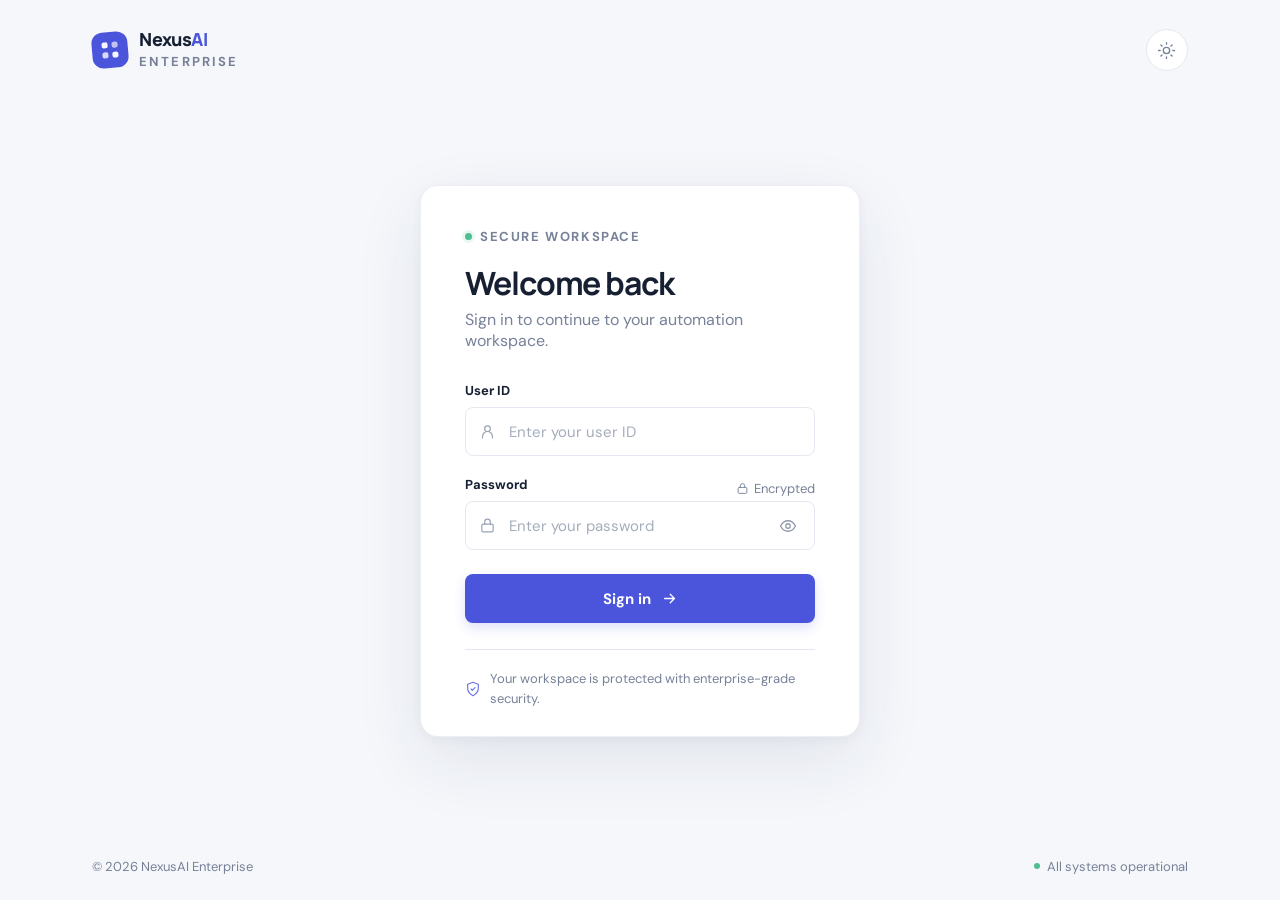
<file: index.html>
<!doctype html>
<html lang="en">
<head>
  <meta charset="utf-8">
  <meta name="viewport" content="width=device-width, initial-scale=1">
  <meta name="theme-color" content="#f5f7fb">
  <title>Sign in · NexusAI Enterprise</title>
  <link rel="preconnect" href="https://fonts.googleapis.com">
  <link rel="preconnect" href="https://fonts.gstatic.com" crossorigin>
  <link href="https://fonts.googleapis.com/css2?family=DM+Sans:wght@400;500;600;700&family=Manrope:wght@500;600;700;800&display=swap" rel="stylesheet">
  <link rel="stylesheet" href="styles.css">
  <link rel="stylesheet" href="readability.css">
  <script src="db.js" defer></script>
  <script src="app.js" defer></script>
</head>
<body class="auth-page">
  <main class="auth-shell">
    <header class="topbar">
      <a class="brand" href="index.html" aria-label="NexusAI Enterprise home">
        <span class="brand-mark" aria-hidden="true"><span></span><span></span><span></span><span></span></span>
        <span class="brand-name">Nexus<span>AI</span><small>ENTERPRISE</small></span>
      </a>
      <button class="theme-toggle" type="button" data-theme-toggle aria-label="Switch to dark mode" title="Switch theme">
        <svg class="sun-icon" viewBox="0 0 24 24" aria-hidden="true"><circle cx="12" cy="12" r="4"></circle><path d="M12 2v2m0 16v2M4.93 4.93l1.42 1.42m11.3 11.3 1.42 1.42M2 12h2m16 0h2M4.93 19.07l1.42-1.42m11.3-11.3 1.42-1.42"></path></svg>
        <svg class="moon-icon" viewBox="0 0 24 24" aria-hidden="true"><path d="M20.2 15.6A8.5 8.5 0 0 1 8.4 3.8 8.5 8.5 0 1 0 20.2 15.6Z"></path></svg>
      </button>
    </header>

    <section class="login-card" aria-labelledby="login-title">
      <div class="card-eyebrow"><span class="status-dot"></span> SECURE WORKSPACE</div>
      <h1 id="login-title">Welcome back</h1>
      <p class="intro">Sign in to continue to your automation workspace.</p>

      <form id="login-form" novalidate>
        <div class="field-group">
          <label for="user-id">User ID</label>
          <div class="input-wrap">
            <svg viewBox="0 0 24 24" aria-hidden="true"><circle cx="12" cy="8" r="4"></circle><path d="M5 21v-2a7 7 0 0 1 14 0v2"></path></svg>
            <input id="user-id" name="userId" type="text" autocomplete="username" placeholder="Enter your user ID" required>
          </div>
        </div>
        <div class="field-group">
          <div class="label-row"><label for="password">Password</label><span class="secure-label"><svg viewBox="0 0 24 24" aria-hidden="true"><rect x="4" y="10" width="16" height="11" rx="2"></rect><path d="M8 10V7a4 4 0 0 1 8 0v3"></path></svg> Encrypted</span></div>
          <div class="input-wrap">
            <svg viewBox="0 0 24 24" aria-hidden="true"><rect x="4" y="10" width="16" height="11" rx="2"></rect><path d="M8 10V7a4 4 0 0 1 8 0v3"></path></svg>
            <input id="password" name="password" type="password" autocomplete="current-password" placeholder="Enter your password" required>
            <button class="password-toggle" type="button" aria-label="Show password" data-password-toggle><svg viewBox="0 0 24 24" aria-hidden="true"><path d="M2 12s3.6-7 10-7 10 7 10 7-3.6 7-10 7-10-7-10-7Z"></path><circle cx="12" cy="12" r="3"></circle></svg></button>
          </div>
        </div>
        <div class="form-message" id="form-message" role="alert" aria-live="polite"></div>
        <button class="login-button" type="submit"><span>Sign in</span><svg viewBox="0 0 24 24" aria-hidden="true"><path d="M5 12h14m-6-6 6 6-6 6"></path></svg></button>
      </form>
      <div class="card-footer"><span class="shield-icon"><svg viewBox="0 0 24 24" aria-hidden="true"><path d="M12 22s8-4 8-11V5l-8-3-8 3v6c0 7 8 11 8 11Z"></path><path d="m9 12 2 2 4-4"></path></svg></span>Your workspace is protected with enterprise-grade security.</div>
    </section>
    <footer class="page-footer"><span>© 2026 NexusAI Enterprise</span><span><i></i> All systems operational</span></footer>
  </main>
</body>
</html>
</file>
<file: styles.css>
:root{font-family:"DM Sans",sans-serif;color:#172033;background:#f5f7fb;font-synthesis:none;text-rendering:optimizeLegibility;--bg:#f5f7fb;--card:#fff;--text:#172033;--muted:#778198;--line:#e4e8f0;--input:#fff;--primary:#4b55dc;--primary-hover:#3c46c9;--soft:#f1f3ff;--shadow:0 24px 70px rgba(28,39,76,.09),0 3px 12px rgba(28,39,76,.04);--focus:rgba(75,85,220,.17)}
*{box-sizing:border-box}body{margin:0;min-height:100vh;background:var(--bg);color:var(--text);transition:background .25s ease,color .25s ease}body[data-theme="dark"]{--bg:#111522;--card:#1a2030;--text:#f1f3fa;--muted:#9ba5ba;--line:#30384b;--input:#151a28;--primary:#8189ff;--primary-hover:#959cff;--soft:#262a48;--shadow:0 24px 70px rgba(0,0,0,.3),0 3px 12px rgba(0,0,0,.18);--focus:rgba(129,137,255,.2)}button,input{font:inherit}.auth-shell{min-height:100vh;max-width:1440px;padding:0 7.2%;margin:auto;display:flex;flex-direction:column}.topbar{height:100px;display:flex;align-items:center;justify-content:space-between}.brand{display:inline-flex;align-items:center;gap:11px;color:var(--text);text-decoration:none}.brand-mark{width:36px;height:36px;background:#4b55dc;border-radius:11px;display:grid;grid-template-columns:repeat(2,6px);grid-template-rows:repeat(2,6px);gap:4px;place-content:center;transform:rotate(-5deg)}.brand-mark span{background:#fff;border-radius:2px;opacity:.95}.brand-mark span:nth-child(2){opacity:.65}.brand-mark span:nth-child(3){opacity:.78}.brand-name{font-family:Manrope,sans-serif;font-size:18px;font-weight:800;letter-spacing:-.6px;line-height:1.1}.brand-name>span{color:var(--primary)}.brand-name small{display:block;font:700 13px "DM Sans",sans-serif;letter-spacing:2.1px;color:var(--muted);margin-top:4px}.theme-toggle{width:42px;height:42px;border:1px solid var(--line);border-radius:50%;background:var(--card);color:var(--muted);display:grid;place-items:center;cursor:pointer;transition:border .2s,transform .2s,color .2s}.theme-toggle:hover{border-color:var(--primary);color:var(--primary);transform:rotate(12deg)}.theme-toggle svg,.input-wrap>svg,.password-toggle svg,.secure-label svg,.shield-icon svg{width:19px;height:19px;fill:none;stroke:currentColor;stroke-width:1.7;stroke-linecap:round;stroke-linejoin:round}.moon-icon{display:none}body[data-theme="dark"] .sun-icon{display:none}body[data-theme="dark"] .moon-icon{display:block}.login-card{width:min(100%,440px);margin:auto;transform:translateY(-8px);padding:42px 44px 28px;background:var(--card);border:1px solid color-mix(in srgb,var(--line) 70%,transparent);border-radius:18px;box-shadow:var(--shadow)}.card-eyebrow{font-size:13px;letter-spacing:1.6px;font-weight:700;color:var(--muted);display:flex;align-items:center;gap:8px}.status-dot{width:7px;height:7px;border-radius:50%;background:#52bd90;box-shadow:0 0 0 3px rgba(82,189,144,.13)}h1{font-family:Manrope,sans-serif;font-size:32px;letter-spacing:-1.1px;margin:19px 0 7px;line-height:1.2}.intro{font-size:16px;color:var(--muted);margin:0 0 31px}.field-group{margin-bottom:20px}label{font-size:13px;font-weight:700;display:block;margin-bottom:8px}.label-row{display:flex;align-items:center;justify-content:space-between}.secure-label{display:inline-flex;align-items:center;gap:5px;color:var(--muted);font-size:13px}.secure-label svg{width:13px;height:13px}.input-wrap{height:49px;display:flex;align-items:center;gap:11px;border:1px solid var(--line);border-radius:8px;padding:0 13px;background:var(--input);color:#9aa3b5;transition:border .2s,box-shadow .2s,background .2s}.input-wrap:focus-within{border-color:var(--primary);box-shadow:0 0 0 3px var(--focus)}.input-wrap>svg{width:17px;height:17px;flex:none}.input-wrap input{border:0;outline:0;background:transparent;color:var(--text);width:100%;min-width:0;font-size:15px}.input-wrap input::placeholder{color:#a5adbc}.password-toggle{border:0;padding:4px;background:transparent;color:#9099ab;display:grid;place-items:center;cursor:pointer}.password-toggle:hover{color:var(--primary)}.password-toggle svg{width:18px;height:18px}.form-message{min-height:18px;color:#d4515d;font-size:13px;margin-top:-8px;margin-bottom:9px}.form-message:empty{min-height:3px}.login-button{width:100%;height:49px;border:0;border-radius:8px;background:var(--primary);color:#fff;font-size:15px;font-weight:700;display:flex;align-items:center;justify-content:center;gap:10px;cursor:pointer;transition:background .2s,transform .2s,box-shadow .2s;box-shadow:0 5px 12px rgba(75,85,220,.18)}.login-button:hover{background:var(--primary-hover);transform:translateY(-1px);box-shadow:0 8px 17px rgba(75,85,220,.25)}.login-button:active{transform:translateY(0)}.login-button svg{width:17px;height:17px;fill:none;stroke:currentColor;stroke-width:1.8;stroke-linecap:round;stroke-linejoin:round}.card-footer{border-top:1px solid var(--line);margin-top:26px;padding-top:19px;display:flex;gap:9px;align-items:center;color:var(--muted);font-size:13px;line-height:1.5}.shield-icon{color:#6872e3;display:flex}.shield-icon svg{width:16px;height:16px}.page-footer{display:flex;justify-content:space-between;align-items:center;padding:20px 0 25px;color:var(--muted);font-size:13px}.page-footer span:last-child{display:flex;align-items:center;gap:7px}.page-footer i{width:6px;height:6px;background:#52bd90;border-radius:50%}@media(max-width:600px){.auth-shell{padding:0 22px}.topbar{height:78px}.login-card{padding:35px 25px 24px;transform:translateY(-2px);border-radius:15px}.page-footer{font-size:13px;padding-bottom:18px}h1{font-size:30px}}@media(max-height:700px){.topbar{height:70px}.login-card{margin:20px auto;transform:none}.page-footer{padding-top:8px}}
[data-theme="bright"]{--bg:#fff8e8;--card:#fffdf7;--text:#182235;--muted:#4f5e73;--line:#d5dbe7;--input:#fff;--primary:#d83d22;--primary-hover:#b92d18;--soft:#ffedcf;--shadow:0 24px 70px rgba(86,49,9,.13),0 3px 12px rgba(86,49,9,.06);--focus:rgba(216,61,34,.24)}
</file>
<file: readability.css>
:root{font-size:16px}html{-webkit-text-size-adjust:100%;text-size-adjust:100%}body{font-size:16px}
.pms-attachments{display:grid;grid-template-columns:repeat(auto-fit,minmax(min(100%,245px),1fr));gap:9px;margin-top:10px}.pms-attachment-item{min-width:0;display:grid;grid-template-columns:64px minmax(0,1fr);align-items:center;gap:8px;padding:8px;border:1px solid var(--line);border-radius:8px;background:var(--card)}.pms-attachment-preview{width:64px;height:56px;padding:0;overflow:hidden;border:1px solid var(--line);border-radius:6px;background:var(--soft);cursor:zoom-in}.pms-attachment-preview img{width:100%;height:100%;display:block;object-fit:cover}.pms-attachment-file-icon{width:64px;height:56px;display:grid;place-items:center;border-radius:6px;background:var(--soft);color:var(--primary);font-size:22px}.pms-attachment-info{min-width:0;display:grid;gap:4px}.pms-attachment-info strong{overflow:hidden;text-overflow:ellipsis;white-space:nowrap;font-size:13px}.pms-attachment-info small{overflow:hidden;text-overflow:ellipsis;white-space:nowrap;color:var(--muted);font-size:13px}.pms-attachment-actions{grid-column:2;display:flex;gap:10px}.pms-attachment-actions button,.pms-attachment-actions a{padding:0;border:0;background:none;color:var(--primary);font:600 13px "DM Sans",sans-serif;text-decoration:none;cursor:pointer}.pms-attachment-actions button:hover,.pms-attachment-actions a:hover{text-decoration:underline}@media(max-width:650px){.pms-attachments{grid-template-columns:1fr}.pms-attachment-info strong,.pms-attachment-info small{font-size:13px}}
.pms-attachment-actions a{width:auto;display:inline}
</file>
<file: dashboard.css>
.dashboard-layout{min-height:100vh;display:grid;grid-template-columns:248px minmax(0,1fr);max-width:1600px;margin:auto}.dashboard-sidebar{position:sticky;top:0;height:100vh;padding:29px 18px 20px;background:var(--card);border-right:1px solid var(--line);display:flex;flex-direction:column}.dashboard-sidebar .brand{padding:0 10px 38px}.sidebar-caption{padding:0 12px 11px;color:var(--muted);font-size:13px;font-weight:700;letter-spacing:1.5px}.nav-link{display:flex;align-items:center;gap:12px;padding:12px;border-radius:8px;color:var(--muted);font-size:15px;font-weight:600;text-decoration:none}.nav-link svg{width:17px;height:17px;fill:none;stroke:currentColor;stroke-width:1.7}.nav-link.active{color:var(--primary);background:var(--soft)}.sidebar-bottom{margin-top:auto;display:grid;gap:12px;padding:0 11px 4px}.sidebar-status{display:flex;align-items:center;gap:7px;color:var(--muted);font-size:13px}.sidebar-status i{width:6px;height:6px;border-radius:50%;background:#52bd90}.sidebar-copy{font-size:13px;color:var(--muted)}.dashboard-main{min-width:0}.dashboard-topbar{height:90px;padding:0 5.4%;border-bottom:1px solid var(--line);display:flex;align-items:center;justify-content:space-between;background:var(--card)}.topbar-title h1{font:700 21px Manrope,sans-serif;margin:4px 0 0}.breadcrumb{font-size:13px;color:var(--muted)}.topbar-actions,.user-menu{display:flex;align-items:center}.topbar-actions{gap:22px}.user-menu{gap:10px}.user-avatar,.log-avatar{display:grid;place-items:center;flex:none;width:36px;height:36px;border-radius:50%;background:var(--soft);color:var(--primary);font-size:13px;font-weight:700}.user-meta{display:grid;gap:3px}.user-meta strong{font-size:13px}.user-meta small{font-size:13px;color:var(--muted);text-transform:capitalize}.logout-button{border:0;background:none;color:var(--muted);font-size:13px;cursor:pointer}.dashboard-content{max-width:1190px;margin:auto;padding:30px 5.4% 48px}.welcome-banner{display:flex;align-items:center;gap:13px;padding:15px 17px;margin-bottom:27px;background:var(--soft);border:1px solid var(--line);border-radius:10px;opacity:1;max-height:100px;overflow:hidden;transition:opacity .5s,transform .5s,max-height .5s,padding .5s,margin .5s}.welcome-banner.is-hidden{opacity:0;transform:translateY(-8px);max-height:0;padding-top:0;padding-bottom:0;margin-bottom:0;border-color:transparent}.welcome-mark{width:32px;height:32px;display:grid;place-items:center;flex:none;border-radius:9px;background:var(--card);color:var(--primary);font-size:20px}.welcome-banner>span:nth-child(2){display:grid;gap:3px}.welcome-banner strong{font-size:13px}.welcome-banner small{font-size:13px;color:var(--muted)}.welcome-banner button{margin-left:auto;border:0;background:none;color:var(--muted);font-size:24px;cursor:pointer}.dashboard-heading{display:flex;align-items:center;justify-content:space-between;margin-bottom:22px}.dashboard-heading h2{font:700 25px Manrope,sans-serif;margin:6px 0 4px}.dashboard-heading p:last-child{font-size:13px;color:var(--muted);margin:0}.eyebrow{font-size:13px;font-weight:700;letter-spacing:1.4px;color:var(--muted);margin:0}.role-pill{border:1px solid var(--line);border-radius:999px;padding:7px 12px;color:var(--primary);font-size:13px;font-weight:700}.dashboard-grid{display:grid;grid-template-columns:repeat(2,minmax(0,1fr));gap:15px}.dash-card{min-width:0;padding:20px 21px;background:var(--card);border:1px solid var(--line);border-radius:11px;box-shadow:var(--shadow)}.dash-card.span-2{grid-column:span 2}.dash-card-head{margin-bottom:17px}.dash-card h3{font:700 13px Manrope,sans-serif;margin:0}.attendance-status{display:flex;align-items:center;gap:12px}.attendance-check{width:37px;height:37px;border-radius:10px;display:grid;place-items:center;background:#52bd9020;color:#27996a;font-size:20px}.attendance-status div{display:grid;gap:4px}.attendance-status strong{font-size:15px}.attendance-status small,.metric-caption,.card-footnote{font-size:13px;color:var(--muted)}.card-footnote{border-top:1px solid var(--line);padding-top:12px;margin-top:14px}.streak-value{font-size:21px}.streak-value strong{font:800 27px Manrope,sans-serif}.streak-value span{font-size:13px;color:var(--muted)}.task-list{display:grid}.task-row{display:flex;justify-content:space-between;align-items:center;gap:14px;padding:13px 0;border-top:1px solid var(--line)}.task-row:first-child{border-top:0;padding-top:0}.task-main{min-width:0;display:flex;align-items:center;gap:10px}.task-main>div{display:grid;gap:4px;min-width:0}.task-main strong{font-size:13px;white-space:nowrap;overflow:hidden;text-overflow:ellipsis}.task-main small{font-size:13px;color:var(--muted)}.task-indicator{width:8px;height:8px;border-radius:50%;background:#aeb6c6;flex:none}.task-indicator.priority-high{background:#e2a444}.task-actions{display:flex;align-items:center;gap:11px}.task-state{font-size:13px;color:var(--muted);white-space:nowrap}.task-update{border:1px solid var(--line);border-radius:6px;background:var(--input);color:var(--primary);font-size:13px;padding:6px 9px;white-space:nowrap;cursor:pointer}.metric-value{font:800 30px Manrope,sans-serif;margin:3px 0}.metric-value span{font-size:16px;color:var(--muted)}.metric-caption{margin-bottom:16px}.mini-avatars{display:flex}.mini-avatars span{width:27px;height:27px;border:2px solid var(--card);border-radius:50%;display:grid;place-items:center;margin-right:-5px;background:var(--soft);color:var(--primary);font-size:13px}.list-line{display:flex;justify-content:space-between;border-top:1px solid var(--line);padding:10px 0;font-size:13px;color:var(--muted)}.list-line b{color:var(--text)}.issue-row{display:flex;align-items:center;gap:10px;padding:10px 0;border-top:1px solid var(--line)}.issue-row>div{display:grid;gap:4px;min-width:0;flex:1}.issue-row strong{font-size:13px}.issue-row small{font-size:13px;color:var(--muted)}.issue-dot{width:7px;height:7px;flex:none;border-radius:50%;background:#e0a04b}.issue-dot.neutral{background:#7884dc}.priority-tag,.status-tag{font-size:13px;font-weight:700;color:#c47b1d;background:#e0a04b20;padding:5px 7px;border-radius:4px}.status-tag{color:#6671cf;background:var(--soft)}.attendance-bar{height:6px;border-radius:9px;background:var(--line);overflow:hidden;margin:4px 0 9px}.attendance-bar span{height:100%;display:block;background:#52bd90}.bar-legend{display:flex;justify-content:space-between;font-size:13px;color:var(--muted)}.attendance-log{display:grid}.log-row{display:grid;grid-template-columns:30px minmax(100px,1fr) 70px 75px;align-items:center;gap:10px;padding:9px 0;border-top:1px solid var(--line)}.log-row:first-child{border-top:0}.log-avatar{width:27px;height:27px;font-size:13px}.log-row>strong{font-size:13px}.log-row time{font-size:13px;color:var(--muted);text-align:right}.present-tag{font-size:13px;color:#27996a}.empty-state{font-size:13px;color:var(--muted);margin:0;padding:8px 0}@media(max-width:850px){.dashboard-layout{grid-template-columns:205px minmax(0,1fr)}.dashboard-content,.dashboard-topbar{padding-left:4%;padding-right:4%}.topbar-actions{gap:12px}}@media(max-width:650px){.dashboard-layout{display:block}.dashboard-sidebar{position:relative;height:auto;padding:15px 18px;border-right:0;border-bottom:1px solid var(--line);display:grid;grid-template-columns:1fr auto;align-items:center}.dashboard-sidebar .brand{padding:0}.sidebar-caption,.sidebar-bottom{display:none}.nav-link{grid-column:1/-1;margin-top:14px;padding:10px}.dashboard-topbar{height:74px}.topbar-title h1{font-size:18px}.breadcrumb{font-size:13px}.topbar-actions{gap:8px}.user-avatar{width:31px;height:31px}.user-meta{display:none}.logout-button{font-size:13px}.dashboard-content{padding:21px 18px 35px}.dashboard-heading h2{font-size:21px}.dashboard-grid{grid-template-columns:1fr;gap:12px}.dash-card.span-2{grid-column:auto}.welcome-banner{padding:12px}.task-row{align-items:flex-start}.task-actions{gap:7px}.task-state{display:none}.log-row{grid-template-columns:30px minmax(70px,1fr) 55px 60px;gap:7px}.log-row>strong,.log-row time,.present-tag{font-size:13px}}@media(prefers-reduced-motion:reduce){.welcome-banner{transition:none}}
</file>
<file: pms.css>
.app-view[hidden]{display:none!important}.app-view:not([hidden]){animation:view-enter .24s ease both}@keyframes view-enter{from{opacity:0;transform:translateY(5px)}to{opacity:1;transform:translateY(0)}}.pms-content{max-width:1190px;margin:0 auto;padding:30px 5.4% 48px}.pms-page-heading{display:flex;align-items:center;justify-content:space-between;gap:20px;margin-bottom:20px}.pms-page-heading h2{font:700 25px Manrope,sans-serif;letter-spacing:-.7px;margin:6px 0 4px}.pms-page-heading p:last-child{font-size:13px;color:var(--muted);margin:0}.pms-primary,.pms-secondary{display:inline-flex;align-items:center;justify-content:center;gap:6px;border:1px solid transparent;border-radius:7px;padding:10px 14px;font-size:13px;font-weight:700;cursor:pointer;transition:background .18s,border-color .18s,transform .18s}.pms-primary{background:var(--primary);color:#fff}.pms-primary:hover{background:var(--primary-hover);transform:translateY(-1px)}.pms-secondary{background:var(--input);border-color:var(--line);color:var(--text)}.pms-secondary:hover{border-color:var(--primary);color:var(--primary)}.pms-tabs{display:flex;gap:7px;border-bottom:1px solid var(--line);margin-bottom:19px;overflow-x:auto}.pms-tab{display:inline-flex;align-items:center;gap:8px;white-space:nowrap;border:0;border-bottom:2px solid transparent;margin-bottom:-1px;padding:12px 13px;background:transparent;color:var(--muted);font:600 13px "DM Sans",sans-serif;cursor:pointer}.pms-tab.active{border-bottom-color:var(--primary);color:var(--primary)}.pms-tab span{display:grid;place-items:center;min-width:17px;height:17px;padding:0 4px;border-radius:10px;background:var(--soft);font-size:13px}.pms-notice{position:fixed;right:24px;bottom:23px;z-index:9;max-width:min(420px,calc(100vw - 36px));padding:12px 16px;border:1px solid var(--line);border-radius:9px;background:var(--card);color:var(--text);box-shadow:var(--shadow);font-size:13px;opacity:0;transform:translateY(8px);pointer-events:none;transition:opacity .2s,transform .2s}.pms-notice.is-visible{opacity:1;transform:translateY(0)}.pms-notice.is-error{border-color:#d4515d;color:#c14250}.pms-panel{min-height:190px}.pms-project-grid{display:grid;grid-template-columns:repeat(3,minmax(0,1fr));gap:13px;margin-bottom:23px}.pms-project-card{position:relative;padding:18px;background:var(--card);border:1px solid var(--line);border-radius:10px;box-shadow:0 3px 12px rgba(30,42,78,.025)}.pms-project-icon{width:34px;height:34px;display:grid;place-items:center;margin-bottom:17px;border-radius:9px;background:var(--soft);color:var(--primary);font-size:20px}.pms-department{font-size:13px;font-weight:700;letter-spacing:.55px;color:var(--muted);text-transform:uppercase}.pms-project-card h3{font:700 15px Manrope,sans-serif;margin:6px 0}.pms-project-card p{font-size:13px;color:var(--muted);margin:0 0 15px}.pms-progress-track{height:5px;overflow:hidden;border-radius:8px;background:var(--line)}.pms-progress-track>span{height:100%;display:block;border-radius:8px;background:var(--primary);transition:width .25s}.pms-empty{min-height:150px;display:grid;align-content:center;justify-items:center;gap:7px;padding:24px;text-align:center;background:var(--card);border:1px dashed var(--line);border-radius:10px}.pms-empty strong{font:700 15px Manrope,sans-serif}.pms-empty span{font-size:13px;color:var(--muted)}.pms-task-list{display:grid;gap:12px}.pms-task-card{padding:18px 19px;background:var(--card);border:1px solid var(--line);border-radius:10px;box-shadow:0 3px 12px rgba(30,42,78,.025)}.pms-task-top{display:flex;align-items:flex-start;justify-content:space-between;gap:14px}.pms-task-top h3{font:700 15px Manrope,sans-serif;margin:5px 0 0}.pms-task-description{font-size:13px;color:var(--muted);margin:9px 0 14px}.pms-status{flex:none;display:inline-flex;border-radius:99px;padding:6px 9px;background:var(--soft);color:var(--muted);font-size:13px;font-weight:700}.status-pending{color:#b47821;background:rgba(224,160,75,.14)}.status-in-progress{color:#5361cf;background:var(--soft)}.status-submitted{color:#7554c7;background:rgba(136,105,208,.14)}.status-needs-revision{color:#c34a58;background:rgba(212,81,93,.13)}.status-completed{color:#24845e;background:rgba(82,189,144,.15)}.pms-task-meta{display:flex;justify-content:space-between;gap:12px;margin:0 0 7px;color:var(--muted);font-size:13px}.pms-feedback,.pms-report{margin-top:13px;padding:12px 13px;border-radius:8px;background:var(--soft)}.pms-feedback{border-left:3px solid #d4515d}.pms-feedback strong,.pms-report>strong{font-size:13px}.pms-feedback p,.pms-report p{font-size:13px;line-height:1.55;color:var(--muted);white-space:pre-wrap;margin:5px 0 0}.pms-attachments{display:flex;flex-wrap:wrap;gap:8px;margin-top:10px}.pms-attachments a{width:118px;display:grid;gap:5px;text-decoration:none;color:var(--muted);font-size:13px}.pms-attachments img{width:118px;height:76px;object-fit:cover;border-radius:6px;border:1px solid var(--line)}.pms-file-chip{display:inline-flex;align-items:center;gap:5px;padding:7px 9px;border:1px solid var(--line);border-radius:6px;color:var(--muted);font-size:13px}.pms-muted{display:block;margin-top:9px;color:var(--muted);font-size:13px}.pms-task-actions{display:flex;justify-content:flex-end;gap:8px;margin-top:13px}.pms-task-section{margin-top:27px}.pms-section-heading{margin-bottom:13px}.pms-section-heading h3{font:700 16px Manrope,sans-serif;margin:0 0 4px}.pms-section-heading p{font-size:13px;color:var(--muted);margin:0}.pms-inline-form{display:grid;grid-template-columns:repeat(3,minmax(0,1fr));gap:12px;padding:17px;background:var(--card);border:1px solid var(--line);border-radius:10px}.pms-inline-form label,.pms-submission-form label{display:grid;gap:7px;color:var(--text);font-size:13px;font-weight:700}.pms-inline-form input,.pms-inline-form select,.pms-inline-form textarea,.pms-submission-form input:not([type=range]):not([type=file]),.pms-submission-form textarea,.pms-submission-form select{width:100%;min-width:0;border:1px solid var(--line);border-radius:7px;padding:10px 11px;outline:0;background:var(--input);color:var(--text);font:400 13px "DM Sans",sans-serif}.pms-inline-form input:focus,.pms-inline-form select:focus,.pms-inline-form textarea:focus,.pms-submission-form input:focus,.pms-submission-form textarea:focus{border-color:var(--primary);box-shadow:0 0 0 3px var(--focus)}.pms-inline-form .pms-form-wide{grid-column:span 2}.pms-inline-form>.pms-primary{align-self:end}.pms-dialog{width:min(550px,calc(100vw - 28px));max-height:min(88vh,850px);overflow:auto;padding:26px;border:1px solid var(--line);border-radius:14px;background:var(--card);color:var(--text);box-shadow:var(--shadow)}.pms-dialog::backdrop{background:rgba(14,19,33,.52);backdrop-filter:blur(2px)}.pms-modal-close{display:flex;justify-content:flex-end;margin:-12px -10px 3px}.pms-modal-close button{border:0;background:none;color:var(--muted);font-size:27px;cursor:pointer}.pms-modal-heading{margin-bottom:19px}.pms-modal-heading h2{font:700 22px Manrope,sans-serif;letter-spacing:-.4px;margin:6px 0}.pms-modal-heading p{font-size:13px;line-height:1.5;color:var(--muted);margin:0}.pms-submission-form{display:grid;gap:12px}.pms-submission-form label{display:flex;align-items:center;justify-content:space-between}.pms-submission-form label span{color:var(--muted);font-size:13px;font-weight:400}.pms-submission-form input[type=range]{width:100%;accent-color:var(--primary)}.pms-submission-form textarea{resize:vertical;line-height:1.55}.pms-submission-form input[type=file]{font-size:13px;color:var(--muted)}.pms-file-preview{display:flex;flex-wrap:wrap;gap:7px}.pms-file-preview>span{max-width:160px;display:flex;align-items:center;gap:6px;color:var(--muted);font-size:13px;overflow:hidden}.pms-file-preview img{width:35px;height:35px;object-fit:cover;border-radius:5px}.pms-modal-actions{display:flex;justify-content:flex-end;gap:8px;margin-top:4px}@media(max-width:850px){.pms-content{padding-left:4%;padding-right:4%}.pms-project-grid{grid-template-columns:repeat(2,minmax(0,1fr))}}@media(max-width:650px){.pms-content{padding:22px 18px 36px}.pms-page-heading h2{font-size:21px}.pms-project-grid{grid-template-columns:1fr}.pms-inline-form{grid-template-columns:1fr}.pms-inline-form .pms-form-wide{grid-column:auto}.pms-dialog{padding:20px}.pms-task-top{gap:8px}.pms-task-top h3{font-size:13px}.pms-task-card{padding:15px}}
</file>
<file: sales.css>
[data-sales-view][hidden]{display:none!important}.sales-content{max-width:1260px;margin:0 auto;padding:30px 5.4% 38px;animation:sales-enter .24s ease both}@keyframes sales-enter{from{opacity:0;transform:translateY(5px)}to{opacity:1;transform:translateY(0)}}.sales-heading{display:flex;align-items:center;justify-content:space-between;gap:20px;margin-bottom:23px}.sales-heading h2{font:700 26px Manrope,sans-serif;letter-spacing:-.7px;margin:6px 0 4px}.sales-heading p:last-child{font-size:13px;color:var(--muted);margin:0}.sales-sync{display:flex;align-items:center;gap:8px;color:var(--muted);font-size:13px}.sync-indicator{width:7px;height:7px;background:#52bd90;border-radius:50%;box-shadow:0 0 0 3px rgba(82,189,144,.13)}.sales-refresh{margin-left:9px;display:flex;align-items:center;gap:7px;padding:9px 12px;border:1px solid var(--line);border-radius:7px;background:var(--card);color:var(--text);font-size:13px;font-weight:600;cursor:pointer;transition:border .2s,color .2s,background .2s}.sales-refresh:hover{border-color:var(--primary);color:var(--primary)}.sales-refresh:disabled{opacity:.7;cursor:wait}.sales-refresh svg{width:15px;height:15px;fill:none;stroke:currentColor;stroke-width:1.7;stroke-linecap:round;stroke-linejoin:round}.sales-refresh.is-syncing svg{display:none}.sync-spinner{width:14px;height:14px;border:2px solid var(--line);border-top-color:var(--primary);border-radius:50%;animation:sync-spin .7s linear infinite}@keyframes sync-spin{to{transform:rotate(360deg)}}.sales-kpis{display:grid;grid-template-columns:repeat(4,minmax(0,1fr));gap:13px;margin-bottom:15px}.sales-kpi{min-width:0;padding:17px 17px 15px;background:var(--card);border:1px solid var(--line);border-radius:10px;box-shadow:0 3px 12px rgba(30,42,78,.025)}.sales-kpi-top{display:flex;align-items:center;justify-content:space-between;gap:8px;color:var(--muted);font-size:13px}.sales-kpi-top i{display:grid;place-items:center;width:29px;height:29px;flex:none;border-radius:8px;background:var(--soft);color:var(--primary);font-size:16px;font-style:normal;font-weight:700}.sales-kpi-value{display:block;margin:12px 0 8px;font:800 26px Manrope,sans-serif;letter-spacing:-.65px;white-space:nowrap}.sales-kpi-foot{display:flex;align-items:center;gap:6px;color:var(--muted);font-size:13px;white-space:nowrap}.sales-trend{font-size:13px;font-weight:700}.sales-trend b{font-size:13px}.trend-up{color:#24966b}.trend-down{color:#d6535f}.sales-grid{display:grid;grid-template-columns:minmax(0,1.55fr) minmax(280px,1fr);gap:14px}.sales-card{min-width:0;padding:19px 20px;background:var(--card);border:1px solid var(--line);border-radius:10px;box-shadow:0 3px 12px rgba(30,42,78,.025)}.sales-card-heading{display:flex;align-items:center;justify-content:space-between;gap:12px;margin-bottom:17px}.sales-card-heading h3{font:700 13px Manrope,sans-serif;margin:0 0 4px}.sales-card-heading p{font-size:13px;color:var(--muted);margin:0}.sales-period,.table-count{font-size:13px;color:var(--muted);font-weight:700;letter-spacing:.7px}.chart-total{display:flex;align-items:baseline;gap:8px;margin:3px 0 13px}.chart-total strong{font:800 22px Manrope,sans-serif;letter-spacing:-.4px}.chart-total span{font-size:13px;color:var(--muted)}.chart-bars{height:153px;display:grid;grid-template-columns:repeat(7,minmax(0,1fr));align-items:end;gap:12px;padding:0 5px;border-bottom:1px solid var(--line);background:repeating-linear-gradient(to bottom,transparent 0,transparent 37px,var(--line) 38px,var(--line) 39px)}.chart-column{height:100%;position:relative;display:flex;flex-direction:column;justify-content:flex-end;align-items:center;gap:7px}.chart-bar{width:min(29px,70%);min-height:7px;border-radius:5px 5px 0 0;background:linear-gradient(180deg,#8991f4,#626ee2);opacity:.76;transition:height .4s ease,opacity .2s}.chart-bar.today{opacity:1;background:linear-gradient(180deg,#6f7aff,#4e5bdd)}.chart-day{position:absolute;bottom:-20px;color:var(--muted);font-size:13px}.chart-tooltip{position:absolute;top:4px;z-index:1;padding:4px 5px;border-radius:4px;background:var(--text);color:var(--card);font-size:13px;opacity:0;transform:translateY(2px);transition:opacity .15s,transform .15s}.chart-column:hover .chart-tooltip{opacity:1;transform:translateY(0)}.sales-chart{padding-bottom:21px}.region-list{display:grid;gap:15px}.region-row{display:grid;gap:6px}.region-label{display:flex;align-items:center;justify-content:space-between;gap:8px}.region-label strong{font-size:13px}.region-label span{font-size:13px;color:var(--muted)}.region-track{height:5px;background:var(--line);border-radius:8px;overflow:hidden}.region-track span{display:block;height:100%;background:var(--primary);border-radius:8px;transition:width .35s}.region-row small{font-size:13px;color:var(--muted)}.inventory-card{grid-column:1/-1}.sales-table-wrap{overflow-x:auto}.sales-table{width:100%;border-collapse:collapse;white-space:nowrap}.sales-table th{padding:0 12px 10px;text-align:left;color:var(--muted);font-size:13px;font-weight:700;letter-spacing:.55px;text-transform:uppercase}.sales-table td{padding:10px 12px;border-top:1px solid var(--line);font-size:13px;color:var(--muted)}.sales-table td:first-child{color:var(--text)}.sales-table td strong{font-size:13px}.sku-cell{font-family:ui-monospace,monospace;font-size:13px!important}.stock-state{display:inline-flex;align-items:center;gap:5px;border-radius:20px;padding:5px 7px;font-size:13px;font-weight:700}.stock-state i{width:5px;height:5px;border-radius:50%;background:currentColor}.stock-healthy{color:#278e67;background:rgba(82,189,144,.13)}.stock-low-stock{color:#b77b23;background:rgba(224,160,75,.14)}.stock-reorder{color:#ca4d59;background:rgba(212,81,93,.13)}.transaction-list{display:grid}.transaction-row{display:flex;align-items:center;gap:9px;padding:10px 0;border-top:1px solid var(--line)}.transaction-row:first-child{border-top:0;padding-top:0}.transaction-icon{width:29px;height:29px;flex:none;display:grid;place-items:center;border-radius:9px;background:var(--soft);color:var(--primary);font-size:13px;font-weight:700}.transaction-info,.transaction-amount{display:grid;gap:4px;min-width:0}.transaction-info{flex:1}.transaction-info strong,.transaction-amount strong{font-size:13px}.transaction-info small,.transaction-amount small{font-size:13px;color:var(--muted)}.transaction-info small{overflow:hidden;text-overflow:ellipsis;white-space:nowrap}.transaction-amount{text-align:right}.transaction-status{font-weight:600}.transaction-status.completed{color:#278e67}.transaction-status.processing{color:#b77b23}.sales-footer{display:flex;align-items:center;gap:7px;margin-top:15px;color:var(--muted);font-size:13px}.sales-db-dot{width:6px;height:6px;border-radius:50%;background:#52bd90}.sales-footer [data-sales-record-count]{margin-left:auto}@media(max-width:1000px){.sales-kpis{grid-template-columns:repeat(2,minmax(0,1fr))}.sales-grid{grid-template-columns:minmax(0,1.35fr) minmax(250px,1fr)}}@media(max-width:720px){.sales-content{padding:22px 18px 34px}.sales-heading{align-items:flex-start;flex-direction:column}.sales-heading h2{font-size:22px}.sales-sync{width:100%;justify-content:flex-end}.sales-grid{grid-template-columns:1fr}.inventory-card{grid-column:auto}.sales-kpis{gap:9px}.sales-kpi{padding:14px 12px}.sales-kpi-top{font-size:13px}.sales-kpi-top i{width:25px;height:25px}.sales-kpi-value{font-size:22px}.sales-kpi-foot{font-size:13px}.region-card{min-height:245px}}@media(max-width:390px){.sales-kpis{grid-template-columns:1fr}.sales-kpi-value{margin:7px 0}.sales-sync{font-size:13px}.sales-refresh{padding:8px 9px}}
[data-sales-nav][hidden],[data-sales-view][hidden]{display:none!important}
</file>
<file: hrms.css>
[data-hrms-view][hidden]{display:none!important}.hrms-content{max-width:1320px;margin:0 auto;padding:30px 5.4% 42px;animation:hrms-enter .24s ease both}@keyframes hrms-enter{from{opacity:0;transform:translateY(5px)}to{opacity:1;transform:translateY(0)}}.hrms-heading{display:flex;align-items:flex-end;justify-content:space-between;gap:20px;margin-bottom:21px}.hrms-heading h2{font:700 26px Manrope,sans-serif;letter-spacing:-.7px;margin:6px 0 4px}.hrms-heading p:last-child{font-size:13px;color:var(--muted);margin:0}.hrms-date{color:var(--muted);font-size:13px}.hrms-notice{position:fixed;right:24px;bottom:22px;z-index:12;max-width:min(440px,calc(100vw - 36px));padding:12px 16px;border:1px solid var(--line);border-radius:9px;background:var(--card);color:var(--text);box-shadow:var(--shadow);font-size:13px;opacity:0;transform:translateY(8px);pointer-events:none;transition:opacity .2s,transform .2s}.hrms-notice.is-visible{opacity:1;transform:translateY(0)}.hrms-notice.is-error{border-color:#d4515d;color:#c14250}.hrms-stat-grid{display:grid;grid-template-columns:repeat(4,minmax(0,1fr));gap:12px;margin-bottom:14px}.hrms-stat-card{min-width:0;padding:16px 17px;background:var(--card);border:1px solid var(--line);border-radius:10px;box-shadow:0 3px 12px rgba(30,42,78,.025)}.hrms-stat-card>span{display:block;color:var(--muted);font-size:13px}.hrms-stat-card>strong{display:block;margin:9px 0 4px;font:800 27px Manrope,sans-serif;letter-spacing:-.5px}.hrms-stat-card>strong small{font:600 13px "DM Sans",sans-serif;color:var(--muted)}.hrms-stat-card>small{color:var(--muted);font-size:13px}.hrms-card{min-width:0;padding:18px 19px;background:var(--card);border:1px solid var(--line);border-radius:10px;box-shadow:0 3px 12px rgba(30,42,78,.025)}.hrms-card-heading{display:flex;align-items:center;justify-content:space-between;gap:10px;margin-bottom:15px}.hrms-card-heading h3{font:700 13px Manrope,sans-serif;margin:0 0 4px}.hrms-card-heading p{font-size:13px;color:var(--muted);margin:0}.hrms-live{display:inline-flex;align-items:center;gap:6px;font-size:13px;font-weight:700;letter-spacing:.7px;color:var(--muted)}.hrms-live i{width:6px;height:6px;border-radius:50%;background:#52bd90}.hrms-wide-card{margin-bottom:14px}.hrms-table-wrap{overflow-x:auto}.hrms-table{width:100%;border-collapse:collapse;white-space:nowrap}.hrms-table th{padding:0 12px 10px;text-align:left;color:var(--muted);font-size:13px;font-weight:700;letter-spacing:.55px;text-transform:uppercase}.hrms-table td{padding:10px 12px;border-top:1px solid var(--line);color:var(--muted);font-size:13px}.hrms-table td:first-child{color:var(--text)}.hrms-person{display:flex;align-items:center;gap:9px}.hrms-avatar{width:29px;height:29px;display:grid;place-items:center;flex:none;border-radius:50%;background:var(--soft);color:var(--primary);font-size:13px;font-weight:700}.hrms-person>span:last-child{display:grid;gap:3px}.hrms-person strong{font-size:13px}.hrms-person small{font-size:13px;color:var(--muted)}.hrms-status{display:inline-flex;align-items:center;border-radius:99px;padding:5px 8px;font-size:13px;font-weight:700;background:var(--soft);color:var(--muted)}.status-present,.status-approved,.status-resolved{background:rgba(82,189,144,.14);color:#25875f}.status-absent,.status-rejected{background:rgba(212,81,93,.13);color:#c14854}.status-on-leave,.status-pending,.status-under-review{background:rgba(224,160,75,.15);color:#aa711e}.status-submitted{background:rgba(114,110,214,.14);color:#6157be}.hrms-today-tag{padding:3px 5px;border-radius:4px;background:var(--soft);color:var(--primary);font-size:13px}.hrms-table-empty{text-align:center;padding:21px!important}.hrms-admin-grid{display:grid;grid-template-columns:minmax(0,1fr) minmax(0,1.1fr);align-items:start;gap:14px}.hrms-queue-list{display:grid;gap:10px}.hrms-queue-card,.hrms-complaint-card{padding:13px;border:1px solid var(--line);border-radius:8px;background:var(--input)}.hrms-queue-head{display:flex;align-items:flex-start;justify-content:space-between;gap:9px}.hrms-queue-head>div{display:grid;gap:4px;min-width:0}.hrms-queue-head strong{font-size:13px}.hrms-queue-head small{font-size:13px;color:var(--muted)}.hrms-request-dates{font-size:13px;font-weight:600;margin:11px 0 5px}.hrms-request-reason,.hrms-complaint-card>p{font-size:13px;color:var(--muted);line-height:1.5;white-space:pre-wrap;margin:0}.hrms-queue-actions{display:flex;justify-content:flex-end;flex-wrap:wrap;gap:6px;margin-top:11px}.hrms-primary,.hrms-secondary,.hrms-danger,.hrms-outline{display:inline-flex;align-items:center;justify-content:center;border:1px solid transparent;border-radius:6px;padding:8px 10px;font:700 13px "DM Sans",sans-serif;cursor:pointer;transition:background .18s,border-color .18s,transform .18s}.hrms-primary{background:var(--primary);color:white}.hrms-primary:hover{background:var(--primary-hover)}.hrms-secondary{background:var(--soft);color:var(--primary)}.hrms-secondary:hover,.hrms-outline:hover{border-color:var(--primary)}.hrms-danger{background:rgba(212,81,93,.12);color:#c14854}.hrms-danger:hover{background:rgba(212,81,93,.2)}.hrms-outline{border-color:var(--line);background:var(--card);color:var(--muted)}.hrms-note-history{margin-top:10px;padding:9px;border-radius:6px;background:var(--soft)}.hrms-note-history strong{font-size:13px}.hrms-note-history p{margin:5px 0 0;color:var(--muted);font-size:13px;line-height:1.5;white-space:pre-wrap}.hrms-note-form{display:grid;gap:5px;margin-top:10px}.hrms-note-form label{display:grid;gap:6px;font-size:13px;color:var(--muted);font-weight:600}.hrms-note-form textarea,.hrms-form input,.hrms-form select,.hrms-form textarea{width:100%;min-width:0;border:1px solid var(--line);border-radius:6px;padding:9px 10px;outline:0;background:var(--input);color:var(--text);font:400 13px "DM Sans",sans-serif}.hrms-note-form textarea,.hrms-form textarea{resize:vertical;line-height:1.5}.hrms-note-form textarea:focus,.hrms-form input:focus,.hrms-form select:focus,.hrms-form textarea:focus{border-color:var(--primary);box-shadow:0 0 0 3px var(--focus)}.hrms-empty{min-height:105px;display:grid;align-content:center;justify-items:center;gap:6px;padding:17px;text-align:center;border:1px dashed var(--line);border-radius:8px}.hrms-empty strong{font:700 13px Manrope,sans-serif}.hrms-empty span,.hrms-empty-line{color:var(--muted);font-size:13px}.hrms-self-grid{display:grid;grid-template-columns:minmax(0,1.05fr) minmax(290px,.95fr);align-items:start;gap:14px}.hrms-stat-grid:has(.hrms-stat-card:nth-child(3):last-child){grid-template-columns:repeat(3,minmax(0,1fr))}.hrms-form{display:grid;gap:11px}.hrms-form label{display:grid;gap:6px;font-size:13px;font-weight:700}.hrms-form .hrms-primary,.hrms-form .hrms-secondary{justify-self:start;margin-top:2px}.hrms-date-fields{display:grid;grid-template-columns:1fr 1fr;gap:9px}.hrms-request-list{display:grid}.hrms-request-row{display:flex;align-items:center;justify-content:space-between;gap:12px;padding:11px 0;border-top:1px solid var(--line)}.hrms-request-row:first-child{border-top:0;padding-top:0}.hrms-request-row>div{display:grid;gap:4px}.hrms-request-row strong{font-size:13px}.hrms-request-row small{font-size:13px;color:var(--muted)}.hrms-empty-line{padding:7px 0}.hrms-self-grid>.hrms-card:first-child{grid-row:span 2}@media(max-width:1050px){.hrms-stat-grid{grid-template-columns:repeat(2,minmax(0,1fr))}.hrms-self-grid{grid-template-columns:1fr 1fr}.hrms-admin-grid{grid-template-columns:1fr 1fr}}@media(max-width:720px){.hrms-content{padding:22px 18px 35px}.hrms-heading{align-items:flex-start;flex-direction:column;gap:8px}.hrms-heading h2{font-size:22px}.hrms-admin-grid,.hrms-self-grid{grid-template-columns:1fr}.hrms-self-grid>.hrms-card:first-child{grid-row:auto}.hrms-card{padding:15px}.hrms-stat-grid{gap:9px}.hrms-stat-card{padding:13px}.hrms-stat-card>strong{font-size:24px}.hrms-date{font-size:13px}.hrms-table th,.hrms-table td{padding-left:8px;padding-right:8px}.hrms-queue-head{align-items:flex-start}}@media(max-width:390px){.hrms-stat-grid{grid-template-columns:1fr 1fr}.hrms-date-fields{grid-template-columns:1fr}.hrms-queue-actions>*{flex:1}.hrms-status{white-space:nowrap}}
[data-hrms-view] .hrms-grievance-list{max-height:min(58vh,640px);overflow-y:auto;overscroll-behavior:contain;scroll-behavior:smooth;scrollbar-gutter:stable;padding-right:5px}.hrms-grievance-list::-webkit-scrollbar{width:8px}.hrms-grievance-list::-webkit-scrollbar-thumb{background:var(--line);border-radius:99px}.hrms-grievance-list::-webkit-scrollbar-thumb:hover{background:var(--muted)}.hrms-complaint-actions{justify-content:flex-start}.hrms-details-dialog{width:min(650px,calc(100vw - 32px));max-height:min(88vh,760px);padding:0;border:1px solid var(--line);border-radius:14px;background:var(--card);color:var(--text);box-shadow:0 24px 70px rgba(8,18,40,.28)}.hrms-details-dialog::backdrop{background:rgba(10,18,34,.52);backdrop-filter:blur(3px)}.hrms-details-header{display:flex;align-items:flex-start;justify-content:space-between;gap:20px;padding:23px 25px 17px;border-bottom:1px solid var(--line)}.hrms-details-header h2{margin:6px 0 0;font:700 21px Manrope,sans-serif;letter-spacing:-.35px}.hrms-modal-close{width:34px;height:34px;flex:none;border:1px solid var(--line);border-radius:8px;background:var(--input);color:var(--text);font-size:22px;line-height:1;cursor:pointer}.hrms-details-meta{display:grid;grid-template-columns:repeat(2,minmax(0,1fr));gap:14px;padding:18px 25px;border-bottom:1px solid var(--line)}.hrms-details-meta>div{display:grid;align-content:start;gap:5px;min-width:0}.hrms-details-meta span:not(.hrms-status){font-size:13px;color:var(--muted)}.hrms-details-meta strong{font-size:14px}.hrms-details-meta small{font-size:13px;color:var(--muted)}.hrms-details-body{padding:20px 25px}.hrms-details-body h3{margin:0 0 9px;font:700 15px Manrope,sans-serif}.hrms-details-body>p{margin:0;color:var(--muted);font-size:14px;line-height:1.65;white-space:pre-wrap;overflow-wrap:anywhere}.hrms-details-actions{display:flex;justify-content:flex-end;flex-wrap:wrap;gap:8px;padding:15px 25px 20px;border-top:1px solid var(--line)}.hrms-detail-files{display:grid;gap:8px;margin-top:17px}.hrms-detail-files>strong{font-size:13px}.hrms-detail-files a,.hrms-detail-files span{display:inline-flex;align-items:center;gap:9px;width:max-content;max-width:100%;color:var(--primary);font-size:13px;overflow-wrap:anywhere}.hrms-detail-files img{width:56px;height:44px;object-fit:cover;border:1px solid var(--line);border-radius:5px}@media(max-width:520px){.hrms-details-header,.hrms-details-meta,.hrms-details-body{padding-left:18px;padding-right:18px}.hrms-details-actions{padding-left:18px;padding-right:18px}.hrms-details-meta{gap:11px}.hrms-details-actions>*{flex:1}.hrms-complaint-actions>*{flex:1}}
</file>
<file: finance.css>
[data-finance-nav][hidden],[data-finance-view][hidden]{display:none!important}.finance-content{max-width:1320px;margin:auto;padding:30px 5.4% 40px;animation:finance-enter .24s ease both}@keyframes finance-enter{from{opacity:0;transform:translateY(5px)}to{opacity:1;transform:translateY(0)}}.finance-heading{display:flex;align-items:flex-end;justify-content:space-between;gap:20px;margin-bottom:21px}.finance-heading h2{font:700 26px Manrope,sans-serif;letter-spacing:-.7px;margin:6px 0 4px}.finance-heading p:last-child{font-size:13px;color:var(--muted);margin:0}.finance-period{display:flex;align-items:center;gap:7px;color:var(--muted);font-size:13px}.finance-period i,.finance-db-footer i{width:6px;height:6px;border-radius:50%;background:#52bd90}.finance-kpis{display:grid;grid-template-columns:repeat(4,minmax(0,1fr));gap:12px;margin-bottom:14px}.finance-kpi{min-width:0;padding:16px;background:var(--card);border:1px solid var(--line);border-radius:10px;box-shadow:0 3px 12px rgba(30,42,78,.025)}.finance-kpi-top{display:flex;justify-content:space-between;align-items:center;gap:8px;color:var(--muted);font-size:13px}.finance-kpi-top i{width:28px;height:28px;display:grid;place-items:center;border-radius:8px;background:var(--soft);color:var(--primary);font-size:16px;font-style:normal}.finance-kpi>strong{display:block;margin:12px 0 5px;font:800 25px Manrope,sans-serif;letter-spacing:-.5px;white-space:nowrap}.finance-kpi>small{font-size:13px}.finance-positive{color:#288b64}.finance-neutral{color:var(--muted)}.finance-panel{min-width:0;padding:18px 19px;background:var(--card);border:1px solid var(--line);border-radius:10px;box-shadow:0 3px 12px rgba(30,42,78,.025)}.finance-budget-panel{margin-bottom:14px}.finance-panel-heading{display:flex;align-items:center;justify-content:space-between;gap:12px;margin-bottom:15px}.finance-panel-heading h3{font:700 13px Manrope,sans-serif;margin:0 0 4px}.finance-panel-heading p{font-size:13px;color:var(--muted);margin:0}.finance-primary,.finance-secondary{display:inline-flex;align-items:center;justify-content:center;gap:5px;border:1px solid transparent;border-radius:6px;padding:8px 10px;font:700 13px "DM Sans",sans-serif;white-space:nowrap;cursor:pointer;transition:background .18s,border-color .18s}.finance-primary{background:var(--primary);color:white}.finance-primary:hover{background:var(--primary-hover)}.finance-secondary{background:var(--soft);color:var(--primary)}.finance-secondary:hover{border-color:var(--primary)}.finance-budget-list{display:grid}.budget-row{display:grid;grid-template-columns:minmax(160px,1.25fr) minmax(310px,1.4fr);column-gap:18px;row-gap:8px;align-items:center;padding:12px 0;border-top:1px solid var(--line)}.budget-row:first-child{border-top:0;padding-top:0}.budget-project{display:flex;align-items:center;gap:10px;min-width:0}.budget-icon{width:31px;height:31px;display:grid;place-items:center;flex:none;border-radius:8px;background:var(--soft);color:var(--primary);font-size:13px;font-weight:700}.budget-project>div{display:grid;gap:4px;min-width:0}.budget-project strong{font-size:13px;overflow:hidden;text-overflow:ellipsis;white-space:nowrap}.budget-project small{color:var(--muted);font-size:13px}.budget-values{display:grid;grid-template-columns:repeat(3,minmax(0,1fr));gap:10px}.budget-values>span{display:grid;gap:4px}.budget-values small{color:var(--muted);font-size:13px}.budget-values strong{font-size:13px}.budget-bar{grid-column:1/-1;height:5px;border-radius:8px;background:var(--line);overflow:hidden}.budget-bar span{height:100%;display:block;border-radius:8px;background:linear-gradient(90deg,#6670df,#858cff);transition:width .3s}.budget-progress-label{grid-column:1/-1;margin-top:-4px;text-align:right;color:var(--muted);font-size:13px}.finance-lower-grid{display:grid;grid-template-columns:minmax(0,1.5fr) minmax(270px,.8fr);align-items:start;gap:14px}.finance-cash-summary{display:flex;gap:14px;margin:0 0 8px;padding-bottom:11px;border-bottom:1px solid var(--line)}.finance-cash-summary>span{display:inline-flex;align-items:center;gap:5px;color:var(--muted);font-size:13px}.finance-cash-summary i{width:6px;height:6px;border-radius:50%}.cash-paid{background:#52bd90}.cash-pending{background:#e0a04b}.cash-overdue{background:#d4515d}.finance-transactions{display:grid}.finance-transaction{display:grid;grid-template-columns:26px minmax(90px,1fr) 78px auto auto;align-items:center;gap:8px;padding:10px 0;border-bottom:1px solid var(--line)}.finance-transaction:last-child{border-bottom:0;padding-bottom:0}.transaction-symbol{width:25px;height:25px;display:grid;place-items:center;border-radius:7px;background:var(--soft);font-size:15px;font-weight:700}.transaction-symbol.inflow{color:#278b64}.transaction-symbol.outflow{color:#bd7b28}.finance-transaction-name{display:grid;gap:3px;min-width:0}.finance-transaction-name strong{font-size:13px;overflow:hidden;text-overflow:ellipsis;white-space:nowrap}.finance-transaction-name small{font-size:13px;color:var(--muted);overflow:hidden;text-overflow:ellipsis;white-space:nowrap}.finance-transaction-date{font-size:13px;color:var(--muted);white-space:nowrap}.finance-transaction-amount{font-size:13px;white-space:nowrap}.finance-transaction-amount.negative{color:var(--muted)}.finance-status{justify-self:end;border-radius:99px;padding:5px 7px;font-size:13px;font-weight:700}.status-paid{color:#278b64;background:rgba(82,189,144,.14)}.status-pending{color:#aa711e;background:rgba(224,160,75,.15)}.status-overdue{color:#c14854;background:rgba(212,81,93,.13)}.finance-account-list{display:grid}.account-line{display:flex;align-items:center;justify-content:space-between;gap:8px;padding:13px 0;border-bottom:1px solid var(--line);font-size:13px}.account-line>span{display:flex;align-items:center;gap:7px;color:var(--muted)}.account-line>strong{font-size:13px}.account-dot{width:7px;height:7px;border-radius:50%;background:#6670df}.account-dot.payable{background:#e0a04b}.account-dot.payroll{background:#8188a1}.account-total{border:0;margin-top:4px}.account-total span,.account-total strong{color:var(--text);font-weight:700}.finance-account-foot{padding-top:10px;border-top:1px solid var(--line);color:var(--muted);font-size:13px}.finance-empty{padding:20px;text-align:center;color:var(--muted);font-size:13px}.finance-db-footer{display:flex;align-items:center;gap:7px;margin-top:13px;color:var(--muted);font-size:13px}.finance-db-footer span{margin-left:auto}.finance-dialog{width:min(440px,calc(100vw - 28px));max-height:88vh;overflow:auto;padding:23px;border:1px solid var(--line);border-radius:13px;background:var(--card);color:var(--text);box-shadow:var(--shadow)}.finance-dialog::backdrop{background:rgba(14,19,33,.5);backdrop-filter:blur(2px)}.finance-dialog-close{display:flex;justify-content:flex-end;margin:-10px -8px 1px}.finance-dialog-close button{border:0;background:none;color:var(--muted);font-size:25px;cursor:pointer}.finance-dialog-heading{margin-bottom:17px}.finance-dialog-heading>span{color:var(--muted);font-size:13px;font-weight:700;letter-spacing:1px}.finance-dialog-heading h3{font:700 20px Manrope,sans-serif;margin:5px 0}.finance-dialog-heading p{margin:0;color:var(--muted);font-size:13px}.finance-action-form{display:grid;gap:12px}.finance-action-form label{display:grid;gap:6px;font-size:13px;font-weight:700}.finance-action-form input,.finance-action-form select{width:100%;border:1px solid var(--line);border-radius:6px;padding:9px 10px;outline:0;background:var(--input);color:var(--text);font:400 13px "DM Sans",sans-serif}.finance-action-form input:focus,.finance-action-form select:focus{border-color:var(--primary);box-shadow:0 0 0 3px var(--focus)}.finance-dialog-actions{display:flex;justify-content:flex-end;gap:7px;margin-top:5px}@media(max-width:1000px){.finance-kpis{grid-template-columns:repeat(2,minmax(0,1fr))}.finance-lower-grid{grid-template-columns:minmax(0,1.3fr) minmax(250px,.8fr)}}@media(max-width:720px){.finance-content{padding:22px 18px 35px}.finance-heading{align-items:flex-start;flex-direction:column;gap:8px}.finance-heading h2{font-size:22px}.finance-lower-grid{grid-template-columns:1fr}.budget-row{grid-template-columns:1fr;gap:9px}.budget-values{grid-template-columns:repeat(3,minmax(0,1fr))}.finance-transaction{grid-template-columns:25px minmax(70px,1fr) auto auto}.finance-transaction-date{display:none}.finance-panel{padding:15px}.finance-kpi{padding:13px}.finance-kpi>strong{font-size:21px}}@media(max-width:390px){.finance-kpis{grid-template-columns:1fr}.finance-panel-heading{align-items:flex-start;flex-direction:column}.finance-panel-heading button{align-self:flex-start}.finance-transaction{grid-template-columns:24px minmax(60px,1fr) auto}.finance-status{grid-column:3;grid-row:2}.finance-transaction-amount{grid-column:3;grid-row:1}}
</file>
<file: operations.css>
[data-operations-nav][hidden],[data-operations-view][hidden]{display:none!important}.operations-content{max-width:1320px;margin:auto;padding:30px 5.4% 40px;animation:ops-enter .24s ease both}@keyframes ops-enter{from{opacity:0;transform:translateY(5px)}to{opacity:1;transform:translateY(0)}}.operations-heading{display:flex;align-items:flex-end;justify-content:space-between;gap:20px;margin-bottom:21px}.operations-heading h2{font:700 26px Manrope,sans-serif;letter-spacing:-.7px;margin:6px 0 4px}.operations-heading p:last-child{font-size:13px;color:var(--muted);margin:0}.operations-sync{display:flex;align-items:center;gap:8px;color:var(--muted);font-size:13px}.ops-pulse,.ops-db-footer>i{width:6px;height:6px;border-radius:50%;background:#52bd90}.ops-pulse{box-shadow:0 0 0 3px rgba(82,189,144,.13)}.ops-refresh{margin-left:8px;border:1px solid var(--line);border-radius:6px;padding:8px 10px;background:var(--card);color:var(--text);font:600 13px "DM Sans",sans-serif;cursor:pointer}.ops-refresh:hover{border-color:var(--primary);color:var(--primary)}.ops-refresh:disabled{opacity:.65;cursor:wait}.ops-summary{display:grid;grid-template-columns:repeat(3,minmax(0,1fr));gap:12px;margin-bottom:14px}.ops-summary-card{display:flex;align-items:center;gap:11px;padding:15px 17px;background:var(--card);border:1px solid var(--line);border-radius:9px;box-shadow:0 3px 12px rgba(30,42,78,.025)}.ops-summary-icon{width:32px;height:32px;display:grid;place-items:center;flex:none;border-radius:9px;background:var(--soft);color:var(--primary);font-size:15px;font-weight:700}.ops-summary-icon.alert-icon{background:rgba(224,160,75,.14);color:#b77b23}.ops-summary-icon.server-icon{background:rgba(82,189,144,.13);color:#278b64}.ops-summary-card>div{display:grid;gap:3px}.ops-summary-card>div>strong{font:800 20px Manrope,sans-serif}.ops-summary-card>div>strong small{font:600 13px "DM Sans",sans-serif;color:var(--muted)}.ops-summary-card>div>small{font-size:13px;color:var(--muted)}.ops-grid{display:grid;grid-template-columns:minmax(0,1fr) minmax(0,1fr);align-items:start;gap:14px}.ops-panel{min-width:0;padding:18px 19px;background:var(--card);border:1px solid var(--line);border-radius:10px;box-shadow:0 3px 12px rgba(30,42,78,.025)}.ops-panel-heading{display:flex;align-items:center;justify-content:space-between;gap:10px;margin-bottom:14px}.ops-panel-heading h3{font:700 13px Manrope,sans-serif;margin:0 0 4px}.ops-panel-heading p{font-size:13px;color:var(--muted);margin:0}.ops-resource-list,.ops-license-list,.ops-server-list{display:grid}.ops-resource-row{display:grid;grid-template-columns:29px minmax(75px,1fr) auto auto auto;align-items:center;gap:8px;padding:11px 0;border-top:1px solid var(--line)}.ops-resource-row:first-child,.ops-license-row:first-child,.ops-server-row:first-child{border-top:0;padding-top:0}.ops-resource-symbol{width:27px;height:27px;display:grid;place-items:center;border-radius:7px;background:var(--soft);color:var(--primary);font-size:13px}.ops-resource-info,.ops-resource-quantity{display:grid;gap:3px}.ops-resource-info strong,.ops-resource-quantity strong{font-size:13px}.ops-resource-info small,.ops-resource-quantity small{font-size:13px;color:var(--muted)}.ops-resource-quantity{text-align:right}.ops-resource-state,.ops-server-state{display:inline-flex;align-items:center;gap:4px;border-radius:99px;padding:5px 6px;font-size:13px;font-weight:700;white-space:nowrap}.ops-resource-state i,.ops-server-state i{width:5px;height:5px;border-radius:50%;background:currentColor}.state-healthy,.server-ok{background:rgba(82,189,144,.13);color:#278b64}.state-running-low{background:rgba(224,160,75,.14);color:#ae741f}.state-low-stock,.server-degraded{background:rgba(212,81,93,.13);color:#c14854}.ops-text-button{border:0;background:transparent;color:var(--primary);font:700 13px "DM Sans",sans-serif;white-space:nowrap;cursor:pointer}.ops-text-button:hover{text-decoration:underline}.ops-license-row{padding:12px 0;border-top:1px solid var(--line)}.ops-license-top{display:flex;align-items:flex-start;justify-content:space-between;gap:8px}.ops-license-top>div{display:grid;gap:4px}.ops-license-top strong{font-size:13px}.ops-license-top small{font-size:13px;color:var(--muted)}.ops-license-count{display:flex;align-items:baseline;gap:5px;margin:9px 0 7px}.ops-license-count strong{font:800 19px Manrope,sans-serif}.ops-license-count strong span{font-size:13px;color:var(--muted);font-weight:600}.ops-license-count small{font-size:13px;color:var(--muted)}.ops-license-track{height:5px;border-radius:8px;background:var(--line);overflow:hidden}.ops-license-track span{height:100%;display:block;border-radius:8px;transition:width .25s}.license-violet{background:#737be7}.license-green{background:#49aa7f}.license-blue{background:#4f8de0}.license-orange{background:#dc9b4f}.ops-license-foot{display:flex;justify-content:space-between;margin-top:6px;font-size:13px;color:var(--muted)}.ops-servers{grid-column:1/-1}.ops-overall{display:inline-flex;align-items:center;gap:5px;color:#278b64;font-size:13px;font-weight:700;letter-spacing:.4px;text-transform:uppercase}.ops-overall i{width:6px;height:6px;border-radius:50%;background:#52bd90}.ops-overall i.overall-warn{background:#e0a04b}.ops-server-row{display:grid;grid-template-columns:30px minmax(150px,1fr) 70px 82px auto;align-items:center;gap:10px;padding:12px 0;border-top:1px solid var(--line)}.ops-server-icon{width:29px;height:29px;display:grid;place-items:center;border-radius:8px;background:var(--soft);color:var(--primary);font-size:15px}.ops-server-info,.ops-server-latency,.ops-server-uptime{display:grid;gap:4px}.ops-server-info strong,.ops-server-uptime strong,.ops-server-latency strong{font-size:13px}.ops-server-info small,.ops-server-latency small,.ops-server-uptime small{font-size:13px;color:var(--muted)}.ops-server-uptime strong{font:800 13px Manrope,sans-serif}.ops-server-state{justify-self:end}.ops-db-footer{display:flex;align-items:center;gap:7px;margin-top:13px;color:var(--muted);font-size:13px}.ops-db-footer span{margin-left:auto}.ops-dialog{width:min(410px,calc(100vw - 28px));max-height:88vh;overflow:auto;padding:22px;border:1px solid var(--line);border-radius:12px;background:var(--card);color:var(--text);box-shadow:var(--shadow)}.ops-dialog::backdrop{background:rgba(14,19,33,.5);backdrop-filter:blur(2px)}.ops-dialog-close{display:flex;justify-content:flex-end;margin:-9px -7px 0}.ops-dialog-close button{border:0;background:none;color:var(--muted);font-size:25px;cursor:pointer}.ops-dialog-heading{margin-bottom:16px}.ops-dialog-heading>span{font-size:13px;font-weight:700;letter-spacing:1px;color:var(--muted)}.ops-dialog-heading h3{font:700 19px Manrope,sans-serif;margin:5px 0}.ops-dialog-heading p{font-size:13px;color:var(--muted);margin:0}.ops-form{display:grid;gap:11px}.ops-form label{display:grid;gap:6px;font-size:13px;font-weight:700}.ops-form input{width:100%;border:1px solid var(--line);border-radius:6px;padding:9px 10px;outline:0;background:var(--input);color:var(--text);font:400 13px "DM Sans",sans-serif}.ops-form input:focus{border-color:var(--primary);box-shadow:0 0 0 3px var(--focus)}.ops-current-stock{margin:0;padding:9px;border-radius:6px;background:var(--soft);color:var(--muted);font-size:13px}.ops-current-stock strong{color:var(--text)}.ops-dialog-actions{display:flex;justify-content:flex-end;gap:7px;margin-top:4px}.ops-button-primary,.ops-button-secondary{border:1px solid transparent;border-radius:6px;padding:8px 10px;font:700 13px "DM Sans",sans-serif;cursor:pointer}.ops-button-primary{background:var(--primary);color:white}.ops-button-primary:hover{background:var(--primary-hover)}.ops-button-secondary{background:var(--soft);color:var(--primary)}.ops-button-secondary:hover{border-color:var(--primary)}@media(max-width:1020px){.ops-grid{grid-template-columns:1fr 1fr}.ops-resource-row{grid-template-columns:29px minmax(70px,1fr) auto auto}.ops-resource-state{grid-column:2}.ops-text-button{grid-column:4;grid-row:1/3}.ops-server-row{grid-template-columns:30px minmax(130px,1fr) 65px 75px auto}}@media(max-width:720px){.operations-content{padding:22px 18px 35px}.operations-heading{align-items:flex-start;flex-direction:column;gap:10px}.operations-heading h2{font-size:22px}.operations-sync{width:100%;justify-content:flex-end}.ops-grid{grid-template-columns:1fr}.ops-servers{grid-column:auto}.ops-summary{grid-template-columns:1fr}.ops-resource-row{grid-template-columns:29px minmax(70px,1fr) auto auto}.ops-server-row{grid-template-columns:29px minmax(90px,1fr) auto auto;gap:7px}.ops-server-latency{display:none}.ops-server-state{grid-column:2/-1;justify-self:start}.ops-panel{padding:15px}.ops-overall{font-size:13px}}@media(max-width:390px){.ops-resource-state{font-size:0}.ops-resource-state i{width:7px;height:7px}.ops-summary-card{padding:12px}.operations-sync{font-size:13px}.ops-refresh{padding:7px}}
</file>
<file: notes.css>
[data-notes-view][hidden],[data-notes-nav][hidden]{display:none!important}.notes-content{max-width:1240px;margin:auto;padding:30px 5.4% 42px;animation:notes-enter .24s ease both}@keyframes notes-enter{from{opacity:0;transform:translateY(5px)}to{opacity:1;transform:translateY(0)}}.notes-heading{display:flex;align-items:flex-end;justify-content:space-between;gap:20px;margin-bottom:22px}.notes-heading h2{font:700 25px Manrope,sans-serif;letter-spacing:-.7px;margin:6px 0 4px}.notes-heading p:last-child{font-size:15px;color:var(--muted);margin:0}.notes-primary,.notes-secondary{display:inline-flex;align-items:center;justify-content:center;gap:6px;border:1px solid transparent;border-radius:7px;padding:10px 13px;font:700 14px "DM Sans",sans-serif;cursor:pointer;transition:background .18s,border-color .18s,transform .18s}.notes-primary{background:var(--primary);color:#fff}.notes-primary:hover{background:var(--primary-hover);transform:translateY(-1px)}.notes-secondary{background:var(--input);border-color:var(--line);color:var(--text)}.notes-secondary:hover{border-color:var(--primary);color:var(--primary)}.notes-toolbar{display:flex;align-items:center;justify-content:space-between;gap:14px;margin-bottom:17px}.notes-search{width:min(100%,440px);height:43px;display:flex;align-items:center;gap:9px;padding:0 12px;border:1px solid var(--line);border-radius:8px;background:var(--card);color:var(--muted);transition:border .18s,box-shadow .18s}.notes-search:focus-within{border-color:var(--primary);box-shadow:0 0 0 3px var(--focus)}.notes-search svg{width:17px;height:17px;flex:none;fill:none;stroke:currentColor;stroke-width:1.7;stroke-linecap:round;stroke-linejoin:round}.notes-search input{width:100%;border:0;outline:0;background:transparent;color:var(--text);font:400 14px "DM Sans",sans-serif}.notes-search input::placeholder{color:var(--muted)}.notes-count{color:var(--muted);font-size:13px;white-space:nowrap}.notes-notice{position:fixed;right:24px;bottom:23px;z-index:12;max-width:min(420px,calc(100vw - 36px));padding:12px 16px;border:1px solid var(--line);border-radius:9px;background:var(--card);color:var(--text);box-shadow:var(--shadow);font-size:13px;opacity:0;transform:translateY(8px);pointer-events:none;transition:opacity .2s,transform .2s}.notes-notice.is-visible{opacity:1;transform:translateY(0)}.notes-notice.is-error{border-color:#d4515d;color:#c14250}.notes-grid{display:grid;grid-template-columns:repeat(2,minmax(0,1fr));gap:14px}.note-card{min-width:0;padding:17px 18px 13px;background:var(--card);border:1px solid var(--line);border-radius:10px;box-shadow:0 3px 12px rgba(30,42,78,.025)}.note-card-top{display:flex;align-items:center;justify-content:space-between;margin-bottom:11px}.note-card-icon{width:31px;height:31px;display:grid;place-items:center;border-radius:8px;background:var(--soft);color:var(--primary);font-size:17px}.note-card-actions{display:flex;gap:10px}.note-card-actions button{padding:3px;border:0;background:transparent;color:var(--primary);font:600 13px "DM Sans",sans-serif;cursor:pointer}.note-card-actions button:hover{text-decoration:underline}.note-card-actions .note-delete{color:#c34c58}.note-card h3{margin:0 0 7px;font:700 17px Manrope,sans-serif;overflow-wrap:anywhere}.note-body{margin:0;color:var(--muted);font-size:14px;line-height:1.55;white-space:pre-wrap;overflow-wrap:anywhere;display:-webkit-box;-webkit-line-clamp:6;-webkit-box-orient:vertical;overflow:hidden}.note-attachments{display:grid;grid-template-columns:repeat(auto-fit,minmax(min(100%,220px),1fr));gap:8px;margin-top:12px}.note-attachment{min-width:0;display:grid;grid-template-columns:58px minmax(0,1fr);align-items:center;gap:8px;padding:7px;border:1px solid var(--line);border-radius:7px;background:var(--input)}.note-image-preview{width:58px;height:52px;padding:0;overflow:hidden;border:1px solid var(--line);border-radius:5px;background:var(--soft);cursor:zoom-in}.note-image-preview img{width:100%;height:100%;display:block;object-fit:cover}.note-file-icon{width:58px;height:52px;display:grid;place-items:center;border-radius:5px;background:var(--soft);color:var(--primary);font-size:19px}.note-file-details{min-width:0;display:grid;gap:4px}.note-file-details strong{overflow:hidden;text-overflow:ellipsis;white-space:nowrap;font-size:12px}.note-file-details small{overflow:hidden;text-overflow:ellipsis;white-space:nowrap;color:var(--muted);font-size:11px}.note-file-actions{grid-column:2;display:flex;gap:10px}.note-file-actions button,.note-file-actions a{padding:0;border:0;background:transparent;color:var(--primary);font:600 12px "DM Sans",sans-serif;text-decoration:none;cursor:pointer}.note-file-actions button:hover,.note-file-actions a:hover{text-decoration:underline}.note-card-footer{display:flex;align-items:center;justify-content:space-between;gap:8px;margin-top:13px;padding-top:10px;border-top:1px solid var(--line);color:var(--muted);font-size:11px}.note-card-footer time{font-size:11px}.notes-empty{grid-column:1/-1;min-height:270px;display:grid;align-content:center;justify-items:center;gap:8px;padding:28px;text-align:center;background:var(--card);border:1px dashed var(--line);border-radius:10px}.notes-empty-icon{width:43px;height:43px;display:grid;place-items:center;margin-bottom:3px;border-radius:12px;background:var(--soft);color:var(--primary);font-size:22px}.notes-empty strong{font:700 16px Manrope,sans-serif}.notes-empty p{max-width:370px;margin:0 0 8px;color:var(--muted);font-size:13px}.notes-dialog{width:min(640px,calc(100vw - 28px));max-height:88vh;overflow:auto;padding:24px;border:1px solid var(--line);border-radius:13px;background:var(--card);color:var(--text);box-shadow:var(--shadow)}.notes-dialog::backdrop{background:rgba(14,19,33,.5);backdrop-filter:blur(2px)}.notes-dialog-close{display:flex;justify-content:flex-end;margin:-10px -8px 0}.notes-dialog-close button{border:0;background:transparent;color:var(--muted);font-size:25px;cursor:pointer}.notes-dialog-heading{margin-bottom:18px}.notes-dialog-heading>span{font-size:10px;font-weight:700;letter-spacing:.9px;color:var(--muted)}.notes-dialog-heading h3{margin:5px 0;font:700 20px Manrope,sans-serif}.notes-dialog-heading p{margin:0;color:var(--muted);font-size:12px}.notes-editor{display:grid;gap:13px}.notes-editor>label,.note-attachment-label>label{display:grid;gap:7px;font-size:13px;font-weight:700}.notes-editor input:not([type=file]),.notes-editor textarea{width:100%;border:1px solid var(--line);border-radius:7px;padding:10px 11px;outline:0;background:var(--input);color:var(--text);font:400 14px "DM Sans",sans-serif}.notes-editor textarea{resize:vertical;line-height:1.55}.notes-editor input:focus,.notes-editor textarea:focus{border-color:var(--primary);box-shadow:0 0 0 3px var(--focus)}.note-attachment-label{display:grid;gap:8px}.note-attachment-label>label{display:flex;align-items:baseline;justify-content:space-between}.note-attachment-label small{font-weight:400;color:var(--muted);font-size:11px}.note-attachment-label input{font-size:12px;color:var(--muted)}.note-edit-files{display:grid;gap:7px}.note-edit-file{display:flex;align-items:center;gap:9px;padding:7px;border:1px solid var(--line);border-radius:7px;background:var(--input)}.note-edit-file img,.note-edit-file>.note-file-icon{width:43px;height:39px;object-fit:cover;border-radius:5px}.note-edit-file>span:not(.note-file-icon){min-width:0;display:grid;gap:3px;flex:1}.note-edit-file strong{overflow:hidden;text-overflow:ellipsis;white-space:nowrap;font-size:12px}.note-edit-file small{color:var(--muted);font-size:10px}.note-edit-file>button{width:26px;height:26px;border:0;border-radius:5px;background:rgba(212,81,93,.12);color:#c14854;font-size:18px;cursor:pointer}.note-file-help{margin:0;color:var(--muted);font-size:11px}.notes-dialog-actions{display:flex;justify-content:flex-end;gap:8px;margin-top:5px}@media(max-width:800px){.notes-grid{grid-template-columns:1fr}.notes-content{padding-left:4%;padding-right:4%}}@media(max-width:650px){.notes-content{padding:22px 18px 35px}.notes-heading{align-items:flex-start;flex-direction:column;gap:12px}.notes-heading h2{font-size:21px}.notes-heading .notes-primary{align-self:flex-start}.notes-toolbar{align-items:flex-start;flex-direction:column;gap:7px}.notes-search{width:100%}.notes-card{padding:15px}.notes-dialog{padding:20px}.note-attachment-label>label{align-items:flex-start;flex-direction:column;gap:4px}}
</file>
<file: assistant.css>
.nexus-assistant{position:fixed;right:24px;bottom:24px;z-index:80;font-family:"DM Sans",sans-serif;color:var(--text)}
.nexus-assistant-fab{display:grid;place-items:center;width:60px;height:60px;border:0;border-radius:50%;background:var(--primary);color:#fff;box-shadow:0 12px 34px rgba(45,55,140,.3);cursor:pointer;transition:transform .2s ease,box-shadow .2s ease,background .2s ease}
.nexus-assistant-fab:hover{transform:translateY(-3px);box-shadow:0 16px 38px rgba(45,55,140,.36)}
.nexus-assistant-fab:focus-visible,.nexus-assistant button:focus-visible,.nexus-assistant input:focus-visible{outline:3px solid var(--focus);outline-offset:3px}
.nexus-assistant-fab svg{width:25px;height:25px;fill:none;stroke:currentColor;stroke-width:1.8;stroke-linecap:round;stroke-linejoin:round}
.assistant-fab-close{display:none}.nexus-assistant.is-open .assistant-fab-open{display:none}.nexus-assistant.is-open .assistant-fab-close{display:block}
.nexus-assistant-panel{position:absolute;right:0;bottom:76px;display:flex;flex-direction:column;width:min(410px,calc(100vw - 32px));height:min(610px,calc(100dvh - 118px));min-height:330px;overflow:hidden;border:1px solid var(--line);border-radius:17px;background:var(--card);box-shadow:0 24px 75px rgba(10,18,42,.24);animation:assistant-enter .18s ease both}
.nexus-assistant-panel[hidden]{display:none}
@keyframes assistant-enter{from{opacity:0;transform:translateY(9px) scale(.985)}to{opacity:1;transform:translateY(0) scale(1)}}
.nexus-assistant-header{display:flex;align-items:center;gap:11px;min-height:72px;padding:14px 17px;border-bottom:1px solid var(--line)}
.nexus-assistant-mark{display:grid;place-items:center;width:39px;height:39px;flex:none;border-radius:12px;background:var(--soft);color:var(--primary)}
.nexus-assistant-mark svg{width:24px;height:24px;fill:none;stroke:currentColor;stroke-width:1.6;stroke-linecap:round;stroke-linejoin:round}
.nexus-assistant-header>div{display:grid;gap:4px;min-width:0;flex:1}.nexus-assistant-header strong{font:700 14px Manrope,sans-serif}.nexus-assistant-header small{font-size:12px;color:var(--muted)}
.nexus-assistant-close{width:31px;height:31px;border:1px solid var(--line);border-radius:8px;background:var(--input);color:var(--muted);font-size:21px;line-height:1;cursor:pointer}
.nexus-assistant-messages{display:flex;flex:1;flex-direction:column;gap:12px;overflow-y:auto;padding:17px 15px;scroll-behavior:smooth;overscroll-behavior:contain}
.assistant-message{max-width:92%;padding:11px 12px;border:1px solid var(--line);border-radius:12px;background:var(--input);animation:assistant-enter .16s ease both}
.assistant-message-user{align-self:flex-end;border-color:transparent;background:var(--soft)}
.assistant-message>span{display:block;margin-bottom:5px;color:var(--muted);font-size:11px;font-weight:700;letter-spacing:.04em;text-transform:uppercase}
.assistant-message>p{margin:0;color:var(--text);font-size:13px;line-height:1.55;white-space:pre-wrap;overflow-wrap:anywhere}
.nexus-assistant-tools{padding:0 15px 10px}.nexus-assistant-summarize{width:100%;padding:9px 12px;border:1px solid var(--line);border-radius:9px;background:var(--card);color:var(--primary);font:700 13px "DM Sans",sans-serif;cursor:pointer;transition:border-color .18s,background .18s}.nexus-assistant-summarize:hover{border-color:var(--primary);background:var(--soft)}
.nexus-assistant-form{display:flex;gap:8px;padding:10px 13px;border-top:1px solid var(--line)}
.nexus-assistant-form input{width:100%;min-width:0;height:42px;padding:0 12px;border:1px solid var(--line);border-radius:9px;background:var(--input);color:var(--text);font:400 13px "DM Sans",sans-serif;outline:0;transition:border-color .18s,box-shadow .18s}
.nexus-assistant-form input::placeholder{color:var(--muted)}.nexus-assistant-form input:focus{border-color:var(--primary);box-shadow:0 0 0 3px var(--focus)}
.nexus-assistant-form button{display:grid;place-items:center;width:42px;height:42px;flex:none;border:0;border-radius:9px;background:var(--primary);color:#fff;cursor:pointer;transition:background .18s,opacity .18s}.nexus-assistant-form button:hover{background:var(--primary-hover)}.nexus-assistant-form button:disabled,.nexus-assistant-summarize:disabled{opacity:.55;cursor:wait}.nexus-assistant-form button svg{width:20px;height:20px;fill:none;stroke:currentColor;stroke-width:1.8;stroke-linecap:round;stroke-linejoin:round}
.nexus-assistant-footnote{margin:0;padding:0 15px 12px;color:var(--muted);font-size:11px;line-height:1.4}
.assistant-sr-only{position:absolute;width:1px;height:1px;padding:0;margin:-1px;overflow:hidden;clip:rect(0,0,0,0);white-space:nowrap;border:0}
@media(max-width:520px){.nexus-assistant{right:15px;bottom:15px}.nexus-assistant-fab{width:54px;height:54px}.nexus-assistant-panel{right:-4px;bottom:67px;width:calc(100vw - 24px);height:min(640px,calc(100dvh - 94px));min-height:300px;border-radius:15px}.nexus-assistant-header{min-height:66px}}
@media(prefers-reduced-motion:reduce){.nexus-assistant-fab,.nexus-assistant-panel,.assistant-message{animation:none;transition:none}}
</file>
<file: settings.css>
[data-settings-view][hidden]{display:none!important}.settings-content{width:min(1120px,100%);margin:0 auto;padding:32px 5.4% 48px;animation:settings-enter .22s ease both}@keyframes settings-enter{from{opacity:0;transform:translateY(5px)}to{opacity:1;transform:translateY(0)}}.settings-heading{margin-bottom:23px}.settings-heading h2{margin:6px 0 5px;font:700 27px Manrope,sans-serif;letter-spacing:-.7px}.settings-heading p:last-child{margin:0;color:var(--muted);font-size:14px}.settings-grid{display:grid;grid-template-columns:1fr 1fr;align-items:start;gap:16px}.settings-card{min-width:0;padding:21px;background:var(--card);border:1px solid var(--line);border-radius:12px;box-shadow:var(--shadow)}.settings-card-heading{display:flex;align-items:center;gap:12px;margin-bottom:20px}.settings-card-icon{width:39px;height:39px;display:grid;place-items:center;flex:none;border-radius:11px;background:var(--soft);color:var(--primary);font-size:22px}.settings-key-icon{font-size:24px}.settings-card-heading h3{margin:0 0 4px;font:700 15px Manrope,sans-serif}.settings-card-heading p{margin:0;color:var(--muted);font-size:13px;line-height:1.45}.settings-theme-options{display:grid;gap:10px}.settings-theme-option{display:grid;grid-template-columns:58px minmax(0,1fr);grid-template-rows:auto auto;align-items:center;column-gap:12px;row-gap:4px;padding:11px;border:1px solid var(--line);border-radius:9px;background:var(--input);color:var(--text);text-align:left;cursor:pointer;transition:border-color .18s,background .18s,box-shadow .18s}.settings-theme-option:hover{border-color:var(--primary)}.settings-theme-option[aria-pressed="true"]{border-color:var(--primary);background:var(--soft);box-shadow:0 0 0 2px var(--focus)}.settings-theme-option strong{font-size:13px}.settings-theme-option small{grid-column:2;color:var(--muted);font-size:12px}.settings-theme-preview{grid-row:1/3;width:58px;height:43px;display:grid;grid-template-columns:17px 1fr;grid-template-rows:1fr 1fr;gap:3px;padding:5px;border:1px solid var(--line);border-radius:6px;background:#fff}.settings-theme-preview i{display:block;border-radius:2px;background:#dce2ed}.settings-theme-preview i:first-child{grid-row:1/3}.theme-preview-dark{background:#171d2a}.theme-preview-dark i{background:#343d55}.theme-preview-dark i:first-child{background:#7c86ff}.theme-preview-light{background:#fff}.theme-preview-light i:first-child{background:#4b55dc}.theme-preview-bright{background:#fff8e8}.theme-preview-bright i:first-child{background:#d83d22}.theme-preview-bright i{background:#e7d9bf}.settings-key-form{display:grid;gap:9px}.settings-key-form>label{margin:0;color:var(--text);font-size:13px}.settings-key-input-wrap{display:flex;align-items:center;gap:8px;min-width:0}.settings-key-input-wrap input{width:100%;min-width:0;height:44px;padding:0 12px;border:1px solid var(--line);border-radius:8px;background:var(--input);color:var(--text);font:400 13px "DM Sans",sans-serif;outline:0;transition:border-color .18s,box-shadow .18s}.settings-key-input-wrap input:focus{border-color:var(--primary);box-shadow:0 0 0 3px var(--focus)}.settings-key-input-wrap input::placeholder{color:var(--muted)}.settings-key-input-wrap button{height:40px;padding:0 10px;border:1px solid var(--line);border-radius:7px;background:var(--card);color:var(--primary);font:700 12px "DM Sans",sans-serif;cursor:pointer}.settings-key-input-wrap button:hover{border-color:var(--primary)}.settings-key-actions{display:flex;align-items:center;flex-wrap:wrap;gap:11px;margin-top:3px}.settings-save-button{padding:10px 14px;border:0;border-radius:7px;background:var(--primary);color:#fff;font:700 13px "DM Sans",sans-serif;cursor:pointer;transition:background .18s,transform .18s}.settings-save-button:hover{background:var(--primary-hover);transform:translateY(-1px)}.settings-save-status{min-height:18px;color:#25875f;font-size:12px}.settings-security-note{margin:17px 0 0;padding:11px 12px;border:1px solid var(--line);border-radius:8px;background:var(--soft);color:var(--muted);font-size:12px;line-height:1.5}@media(max-width:850px){.settings-grid{grid-template-columns:1fr}.settings-content{padding-left:4%;padding-right:4%}}@media(max-width:650px){.settings-content{padding:22px 18px 36px}.settings-heading h2{font-size:23px}.settings-card{padding:17px}}
</file>
